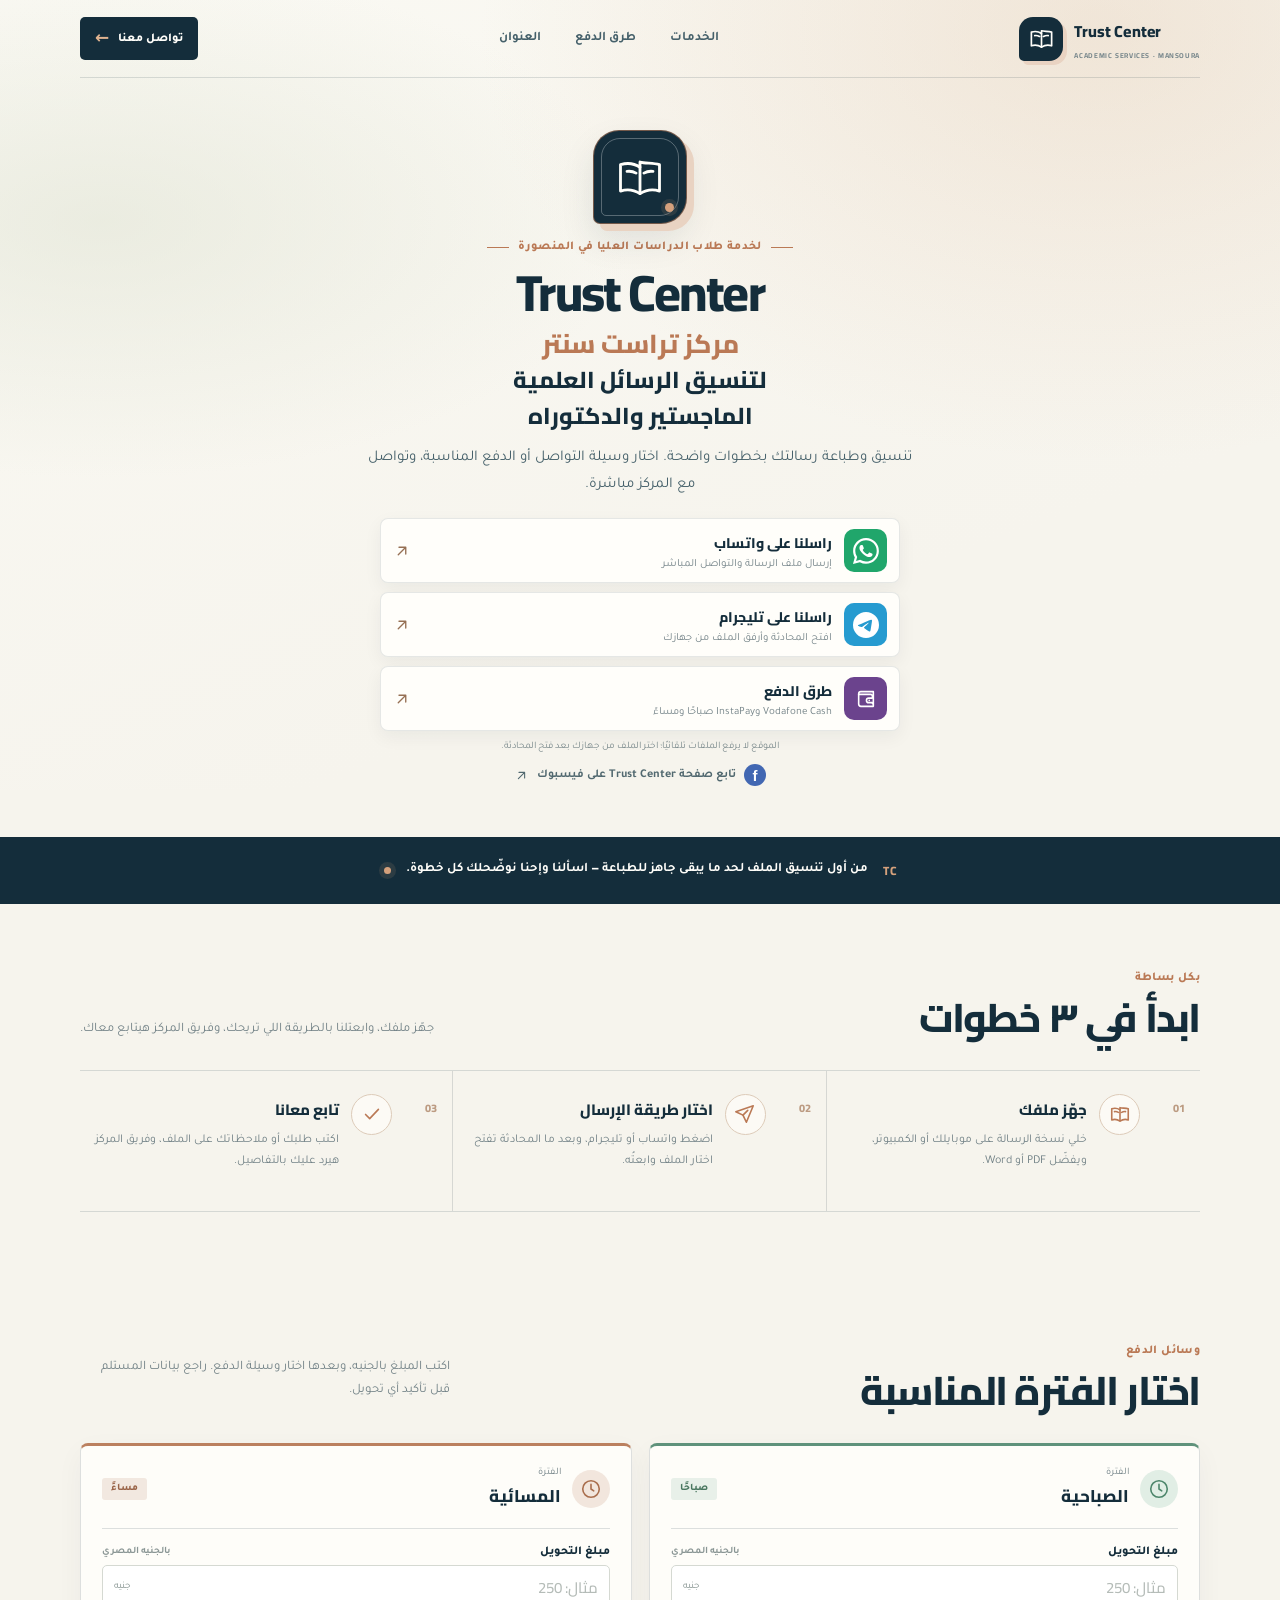
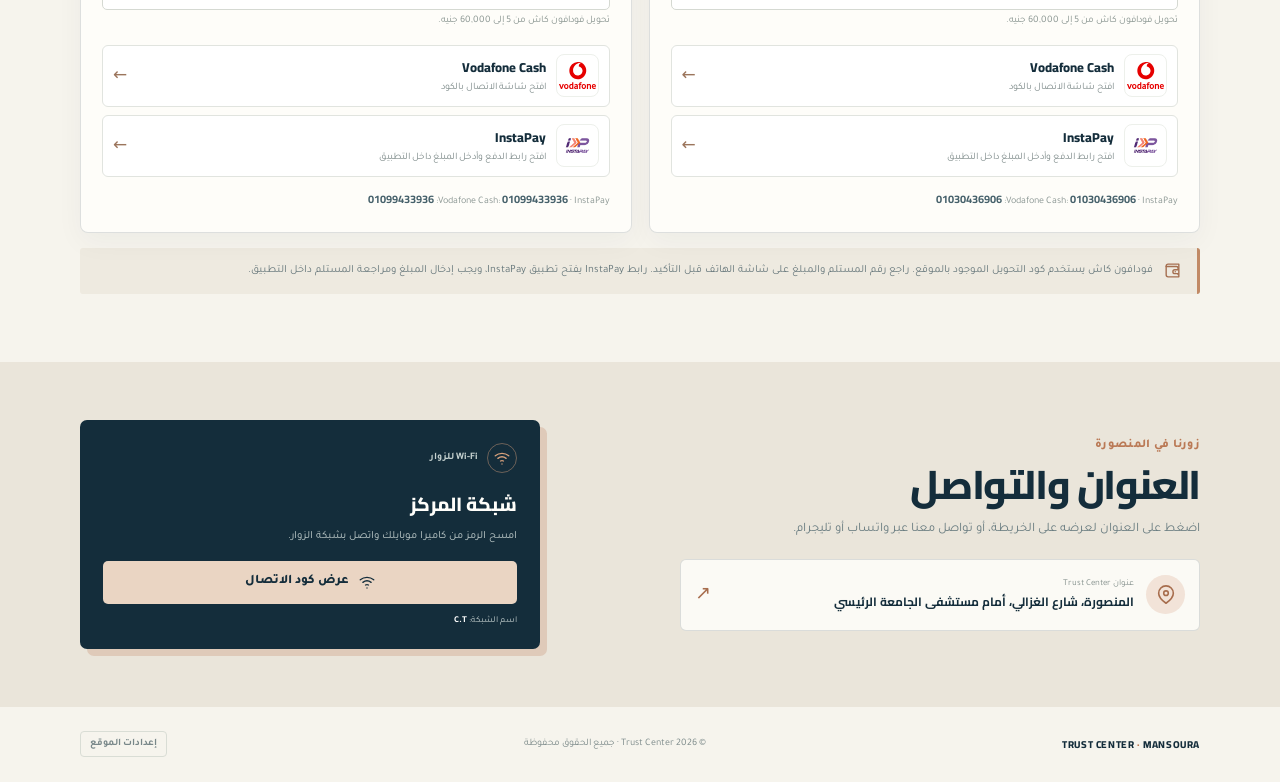
<file: index.html>
<!doctype html>
<html lang="ar" dir="rtl">
<head>
  <meta charset="utf-8">
  <meta name="viewport" content="width=device-width, initial-scale=1, viewport-fit=cover">
  <meta name="theme-color" content="#142d3b">
  <meta name="description" content="Trust Center — مركز تراست سنتر لتنسيق وطباعة الرسائل العلمية والماجستير والدكتوراه في المنصورة.">
  <meta property="og:title" content="Trust Center | مركز تراست سنتر">
  <meta property="og:description" content="تنسيق وطباعة الرسائل العلمية والماجستير والدكتوراه في المنصورة. تواصل معنا واختر طريقة الدفع المناسبة.">
  <meta property="og:type" content="website">
  <title>Trust Center | مركز تراست سنتر لتنسيق الرسائل العلمية</title>
  <link rel="icon" type="image/svg+xml" href="assets/trust-center.svg">
  <link rel="preconnect" href="https://fonts.googleapis.com">
  <link rel="preconnect" href="https://fonts.gstatic.com" crossorigin>
  <link href="https://fonts.googleapis.com/css2?family=Cairo:wght@400;500;600;700;800&family=Tajawal:wght@400;500;600;700;800&display=swap" rel="stylesheet">
  <link rel="stylesheet" href="style.css">
</head>
<body>
  <svg class="svg-library" aria-hidden="true" xmlns="http://www.w3.org/2000/svg">
    <symbol id="icon-book" viewBox="0 0 24 24"><path d="M12 7.5C9.5 5.8 6 5.4 3 6.3v12.2c3.2-1.1 6.4-.5 9 1.2 2.6-1.7 5.8-2.3 9-1.2V6.3c-3-.9-6.5-.5-9-1.2Z"/><path d="M12 7.5v12.2M6 9.4c1.5-.2 3 .1 4.2.8M18 9.4c-1.5-.2-3 .1-4.2.8"/></symbol>
    <symbol id="icon-arrow" viewBox="0 0 24 24"><path d="M7 17 17 7M8 7h9v9"/></symbol>
    <symbol id="icon-location" viewBox="0 0 24 24"><path d="M20 10c0 5.2-8 11-8 11S4 15.2 4 10a8 8 0 1 1 16 0Z"/><circle cx="12" cy="10" r="2.5"/></symbol>
    <symbol id="icon-wifi" viewBox="0 0 24 24"><path d="M3 9a14 14 0 0 1 18 0M6.5 12.5a9 9 0 0 1 11 0M10 16a4 4 0 0 1 4 0M12 20h.01"/></symbol>
    <symbol id="icon-wallet" viewBox="0 0 24 24"><path d="M4 6.5A2.5 2.5 0 0 1 6.5 4H20v16H6.5A2.5 2.5 0 0 1 4 17.5v-11Z"/><path d="M4 7h13a2 2 0 0 1 2 2v2h-4a2.5 2.5 0 0 0 0 5h4v1M15.5 13.5h.01"/></symbol>
    <symbol id="icon-check" viewBox="0 0 24 24"><path d="m5 12.5 4.5 4.5L19 7"/></symbol>
    <symbol id="icon-clock" viewBox="0 0 24 24"><circle cx="12" cy="12" r="9"/><path d="M12 7v5l3 2"/></symbol>
    <symbol id="icon-send" viewBox="0 0 24 24"><path d="m21 3-7.5 18-3.7-7.8L2 9.5 21 3Z"/><path d="M9.8 13.2 15 8"/></symbol>
    <symbol id="icon-instapay" viewBox="0 0 24 24"><path d="M7 7h11l-3-3M17 17H6l3 3"/><path d="M18 7a7 7 0 0 1 0 10M6 17A7 7 0 0 1 6 7"/></symbol>
  </svg>

  <div class="page-wrap" id="top">
    <header class="topbar container">
      <a class="brand" href="#top" aria-label="Trust Center - الرئيسية">
        <span class="brand-mark"><svg aria-hidden="true"><use href="#icon-book"></use></svg></span>
        <span class="brand-name"><strong>Trust Center</strong><small>ACADEMIC SERVICES · MANSOURA</small></span>
      </a>
      <nav class="main-nav" aria-label="التنقل الرئيسي">
        <a href="#services">الخدمات</a>
        <a href="#payment">طرق الدفع</a>
        <a href="#contact">العنوان</a>
      </nav>
      <a class="top-cta" href="#whatsapp-link"><span>تواصل معنا</span><span aria-hidden="true">←</span></a>
    </header>

    <main>
      <section class="hero container" aria-labelledby="hero-title">
        <div class="hero-copy">
          <div class="hero-emblem" aria-hidden="true"><svg><use href="#icon-book"></use></svg><span class="emblem-dot"></span></div>
          <p class="eyebrow"><span class="eyebrow-line"></span> لخدمة طلاب الدراسات العليا في المنصورة <span class="eyebrow-line"></span></p>
          <h1 id="hero-title"><span class="hero-brand-en" dir="ltr">Trust Center</span><span class="hero-brand-ar">مركز تراست سنتر</span></h1>
          <p class="hero-subtitle">لتنسيق الرسائل العلمية<br>الماجستير والدكتوراه</p>
          <p class="hero-lead">تنسيق وطباعة رسالتك بخطوات واضحة. اختار وسيلة التواصل أو الدفع المناسبة، وتواصل مع المركز مباشرة.</p>
          <div class="hero-actions" aria-label="روابط التواصل والخدمات">
            <a class="hero-service whatsapp-card" id="whatsapp-link" href="https://wa.me/201557245185" target="_blank" rel="noopener noreferrer" data-service-action>
              <span class="contact-icon whatsapp-icon"><img src="assets/whatsapp.svg" alt="" width="28" height="28"></span>
              <span class="contact-text"><strong>راسلنا على واتساب</strong><small>إرسال ملف الرسالة والتواصل المباشر</small></span>
              <svg class="contact-arrow" aria-hidden="true"><use href="#icon-arrow"></use></svg>
            </a>
            <a class="hero-service telegram-card" id="telegram-link" href="https://t.me/+201030436906" target="_blank" rel="noopener noreferrer" data-service-action>
              <span class="contact-icon telegram-icon"><img src="assets/telegram.svg" alt="" width="28" height="28"></span>
              <span class="contact-text"><strong>راسلنا على تليجرام</strong><small>افتح المحادثة وأرفق الملف من جهازك</small></span>
              <svg class="contact-arrow" aria-hidden="true"><use href="#icon-arrow"></use></svg>
            </a>
            <a class="hero-service payment-shortcut" href="#payment" data-service-action>
              <span class="contact-icon payment-icon"><svg class="icon" aria-hidden="true"><use href="#icon-wallet"></use></svg></span>
              <span class="contact-text"><strong>طرق الدفع</strong><small>Vodafone Cash وInstaPay صباحًا ومساءً</small></span>
              <svg class="contact-arrow" aria-hidden="true"><use href="#icon-arrow"></use></svg>
            </a>
          </div>
          <p class="hero-note">الموقع لا يرفع الملفات تلقائيًا؛ اختر الملف من جهازك بعد فتح المحادثة.</p>
          <a class="social-link" id="facebook-link" href="https://www.facebook.com/trustcentermansoura?rdid=lbHoqqUXk5zdMgPv&amp;share_url=https%3A%2F%2Fwww.facebook.com%2Fshare%2F1ZBpG7rTEk%2F#" target="_blank" rel="noopener noreferrer" data-service-action><span class="facebook-badge" aria-hidden="true">f</span> تابع صفحة Trust Center على فيسبوك <svg class="icon" aria-hidden="true"><use href="#icon-arrow"></use></svg></a>
        </div>
      </section>

      <section class="intro-strip" aria-label="تعريف بالمركز">
        <div class="container intro-inner"><span class="intro-mark">TC</span><p>من أول تنسيق الملف لحد ما يبقى جاهز للطباعة — اسألنا وإحنا نوضّحلك كل خطوة.</p><span class="intro-dot" aria-hidden="true"></span></div>
      </section>

      <section class="section container" id="services" aria-labelledby="services-title">
        <div class="section-heading">
          <div><p class="section-kicker">بكل بساطة</p><h2 id="services-title">ابدأ في ٣ خطوات</h2></div>
          <p class="section-note">جهّز ملفك، وابعتلنا بالطريقة اللي تريحك، وفريق المركز هيتابع معاك.</p>
        </div>
        <div class="steps-list">
          <article class="step-item"><span class="step-no">01</span><div class="step-icon"><svg class="icon" aria-hidden="true"><use href="#icon-book"></use></svg></div><div><h3>جهّز ملفك</h3><p>خلي نسخة الرسالة على موبايلك أو الكمبيوتر، ويفضّل PDF أو Word.</p></div></article>
          <article class="step-item"><span class="step-no">02</span><div class="step-icon"><svg class="icon" aria-hidden="true"><use href="#icon-send"></use></svg></div><div><h3>اختار طريقة الإرسال</h3><p>اضغط واتساب أو تليجرام، وبعد ما المحادثة تفتح اختار الملف وابعتُه.</p></div></article>
          <article class="step-item"><span class="step-no">03</span><div class="step-icon"><svg class="icon" aria-hidden="true"><use href="#icon-check"></use></svg></div><div><h3>تابع معانا</h3><p>اكتب طلبك أو ملاحظاتك على الملف، وفريق المركز هيرد عليك بالتفاصيل.</p></div></article>
        </div>
      </section>

      <section class="section payment-section container" id="payment" aria-labelledby="payment-title">
        <div class="section-heading payment-heading">
          <div><p class="section-kicker">وسائل الدفع</p><h2 id="payment-title">اختار الفترة المناسبة</h2></div>
          <p class="section-note">اكتب المبلغ بالجنيه، وبعدها اختار وسيلة الدفع. راجع بيانات المستلم قبل تأكيد أي تحويل.</p>
        </div>
        <div class="payment-grid">
          <article class="payment-card morning-card">
            <div class="period-heading"><span class="period-icon"><svg class="icon" aria-hidden="true"><use href="#icon-clock"></use></svg></span><span><small>الفترة</small><strong>الصباحية</strong></span><span class="period-tag">صباحًا</span></div>
            <label class="amount-label" for="amount-morning">مبلغ التحويل <span>بالجنيه المصري</span></label>
            <div class="amount-field"><input id="amount-morning" class="amount-input" type="text" inputmode="numeric" autocomplete="off" maxlength="5" placeholder="مثال: 250" aria-describedby="amount-hint-morning"><span>جنيه</span></div>
            <p class="amount-hint" id="amount-hint-morning">تحويل فودافون كاش من 5 إلى 60,000 جنيه.</p>
            <div class="payment-actions">
              <button class="pay-option pay-vodafone" type="button" data-provider="vodafone" data-period="morning" data-service-action><span class="provider-logo vodafone-logo"><img src="assets/vodafone-logo.svg" alt="" width="38" height="30"></span><span><strong>Vodafone Cash</strong><small>افتح شاشة الاتصال بالكود</small></span><span class="option-arrow" aria-hidden="true">←</span></button>
              <button class="pay-option pay-instapay" type="button" data-provider="instapay" data-period="morning" data-service-action><span class="provider-logo ip-logo"><img src="assets/instapay-logo.png" alt="" width="38" height="38"></span><span><strong>InstaPay</strong><small>افتح رابط الدفع وأدخل المبلغ داخل التطبيق</small></span><span class="option-arrow" aria-hidden="true">←</span></button>
            </div>
            <p class="recipient-line"><span>Vodafone Cash:</span> <b data-recipient="morning-cash">01030436906</b><span class="recipient-sep"> · InstaPay: </span><b data-recipient="morning-instapay">01030436906</b></p>
          </article>
          <article class="payment-card evening-card">
            <div class="period-heading"><span class="period-icon evening-icon"><svg class="icon" aria-hidden="true"><use href="#icon-clock"></use></svg></span><span><small>الفترة</small><strong>المسائية</strong></span><span class="period-tag evening-tag">مساءً</span></div>
            <label class="amount-label" for="amount-evening">مبلغ التحويل <span>بالجنيه المصري</span></label>
            <div class="amount-field"><input id="amount-evening" class="amount-input" type="text" inputmode="numeric" autocomplete="off" maxlength="5" placeholder="مثال: 250" aria-describedby="amount-hint-evening"><span>جنيه</span></div>
            <p class="amount-hint" id="amount-hint-evening">تحويل فودافون كاش من 5 إلى 60,000 جنيه.</p>
            <div class="payment-actions">
              <button class="pay-option pay-vodafone" type="button" data-provider="vodafone" data-period="evening" data-service-action><span class="provider-logo vodafone-logo"><img src="assets/vodafone-logo.svg" alt="" width="38" height="30"></span><span><strong>Vodafone Cash</strong><small>افتح شاشة الاتصال بالكود</small></span><span class="option-arrow" aria-hidden="true">←</span></button>
              <button class="pay-option pay-instapay" type="button" data-provider="instapay" data-period="evening" data-service-action><span class="provider-logo ip-logo"><img src="assets/instapay-logo.png" alt="" width="38" height="38"></span><span><strong>InstaPay</strong><small>افتح رابط الدفع وأدخل المبلغ داخل التطبيق</small></span><span class="option-arrow" aria-hidden="true">←</span></button>
            </div>
            <p class="recipient-line"><span>Vodafone Cash:</span> <b data-recipient="evening-cash">01099433936</b><span class="recipient-sep"> · InstaPay: </span><b data-recipient="evening-instapay">01099433936</b></p>
          </article>
        </div>
        <div class="payment-disclaimer"><svg class="icon" aria-hidden="true"><use href="#icon-wallet"></use></svg><p>فودافون كاش يستخدم كود التحويل الموجود بالموقع. راجع رقم المستلم والمبلغ على شاشة الهاتف قبل التأكيد. رابط InstaPay يفتح تطبيق InstaPay، ويجب إدخال المبلغ ومراجعة المستلم داخل التطبيق.</p></div>
      </section>

      <section class="connect-section" id="contact" aria-labelledby="connect-title">
        <div class="container connect-grid">
          <div class="connect-copy"><p class="section-kicker">زورنا في المنصورة</p><h2 id="connect-title">العنوان والتواصل</h2><p>اضغط على العنوان لعرضه على الخريطة، أو تواصل معنا عبر واتساب أو تليجرام.</p><a class="address-card" id="map-link" href="https://www.google.com/maps/search/?api=1&amp;query=%D8%A7%D9%84%D9%85%D9%86%D8%B5%D9%88%D8%B1%D8%A9%20%D8%B4%D8%A7%D8%B1%D8%B9%20%D8%A7%D9%84%D8%BA%D8%B2%D8%A7%D9%84%D9%8A%20%D8%A3%D9%85%D8%A7%D9%85%20%D9%85%D8%B3%D8%AA%D8%B4%D9%81%D9%89%20%D8%A7%D9%84%D8%AC%D8%A7%D9%85%D8%B9%D8%A9%20%D8%A7%D9%84%D8%B1%D8%A6%D9%8A%D8%B3%D9%8A" target="_blank" rel="noopener noreferrer" data-service-action><span class="address-icon"><svg class="icon" aria-hidden="true"><use href="#icon-location"></use></svg></span><span><small>عنوان Trust Center</small><strong id="address-text">المنصورة، شارع الغزالي، أمام مستشفى الجامعة الرئيسي</strong></span><span class="map-arrow" aria-hidden="true">↗</span></a></div>
          <div class="wifi-card"><div class="wifi-card-top"><span class="wifi-icon"><svg class="icon" aria-hidden="true"><use href="#icon-wifi"></use></svg></span><span class="wifi-label">Wi-Fi للزوار</span></div><h3>شبكة المركز</h3><p>امسح الرمز من كاميرا موبايلك واتصل بشبكة الزوار.</p><button class="button wifi-button" id="show-wifi" type="button" data-service-action><svg class="icon" aria-hidden="true"><use href="#icon-wifi"></use></svg> عرض كود الاتصال</button><small class="wifi-name-line">اسم الشبكة: <b id="wifi-name">C.T</b></small></div>
        </div>
      </section>
    </main>

    <footer class="site-footer container"><a class="footer-brand" href="#top">TRUST CENTER <span>·</span> MANSOURA</a><p>© <span id="current-year">2026</span> Trust Center · جميع الحقوق محفوظة</p><a class="settings-shortcut" href="settings.html">إعدادات الموقع</a></footer>
  </div>

  <dialog class="wifi-modal" id="wifi-modal" aria-labelledby="wifi-modal-title">
    <div class="modal-card"><button class="modal-close" id="close-wifi" type="button" aria-label="إغلاق">×</button><span class="modal-kicker">شبكة الزوار</span><h2 id="wifi-modal-title">امسح الكود للاتصال</h2><p class="modal-description">وجّه كاميرا الموبايل للرمز، وبعدها وافق على الاتصال بالشبكة.</p><div class="wifi-qr-frame"><div id="wifi-qr" aria-label="رمز QR لشبكة Wi-Fi"></div></div><p class="wifi-modal-ssid">اسم الشبكة: <strong id="wifi-modal-ssid">C.T</strong></p><div class="modal-actions"><a class="button button-primary" href="intent:#Intent;action=android.settings.WIFI_SETTINGS;end" id="open-wifi-settings">فتح إعدادات Wi-Fi</a><button class="button button-quiet" id="close-wifi-secondary" type="button">تمام</button></div><small class="modal-footnote">يختلف الاتصال التلقائي حسب نوع الهاتف وإصدار النظام.</small></div>
  </dialog>
  <div class="toast" id="site-toast" role="status" aria-live="polite"></div>

  <script src="qrcode.js" defer></script>
  <script src="app.js" defer></script>
</body>
</html>
</file>
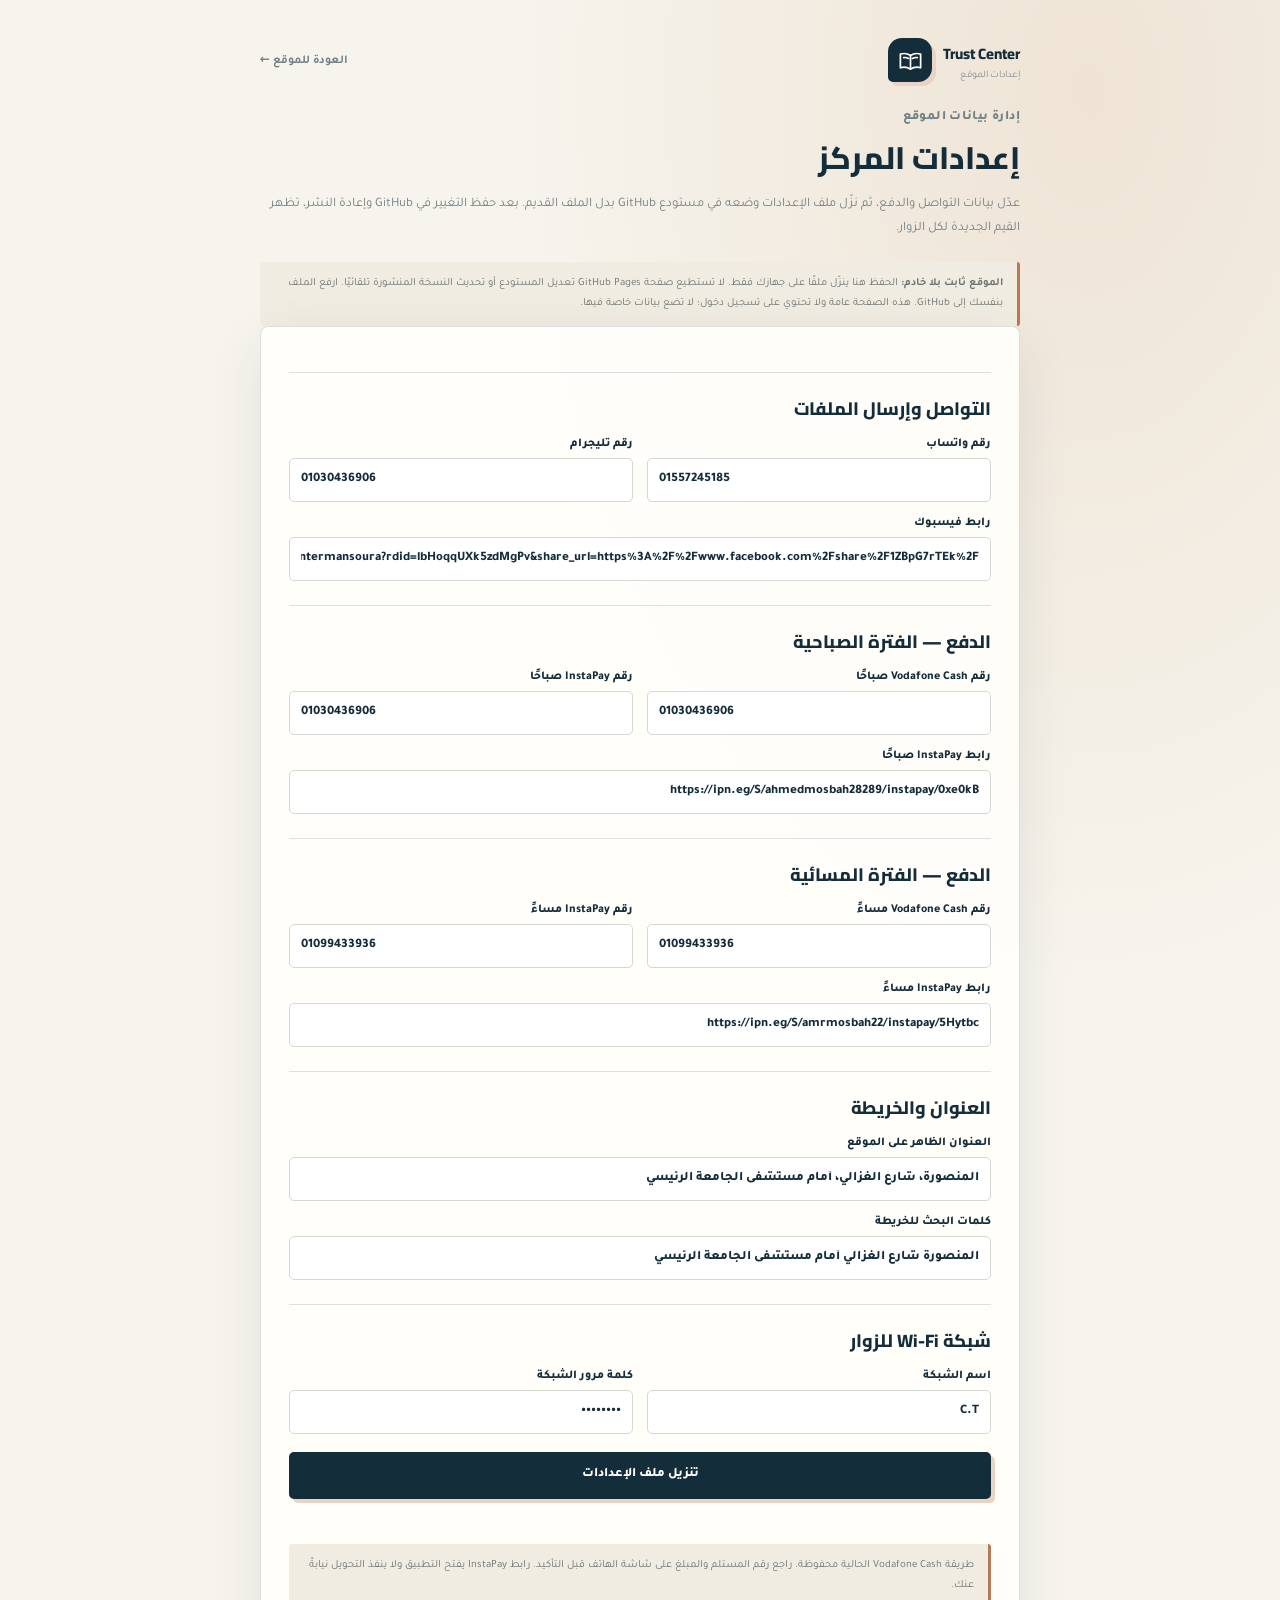
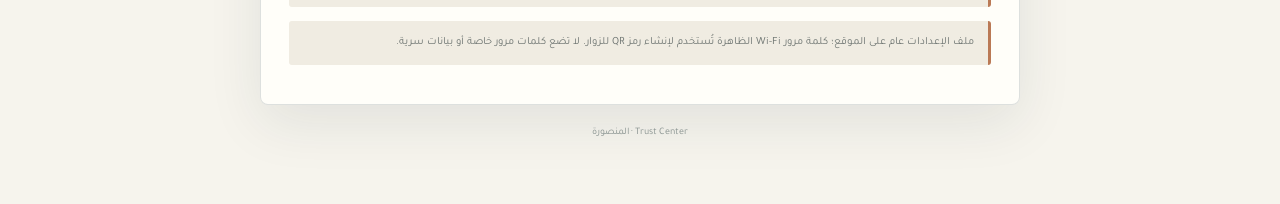
<file: settings.html>
<!doctype html>
<html lang="ar" dir="rtl">
<head>
  <meta charset="utf-8">
  <meta name="viewport" content="width=device-width, initial-scale=1, viewport-fit=cover">
  <meta name="theme-color" content="#142d3b">
  <meta name="robots" content="noindex,nofollow">
  <title>إعدادات Trust Center</title>
  <link rel="icon" type="image/svg+xml" href="assets/trust-center.svg">
  <link rel="preconnect" href="https://fonts.googleapis.com">
  <link rel="preconnect" href="https://fonts.gstatic.com" crossorigin>
  <link href="https://fonts.googleapis.com/css2?family=Cairo:wght@400;500;600;700;800&family=Tajawal:wght@400;500;600;700;800&display=swap" rel="stylesheet">
  <link rel="stylesheet" href="style.css">
</head>
<body class="settings-page">
  <main class="settings-main">
    <div class="settings-top">
      <a class="settings-brand" href="index.html" aria-label="العودة إلى Trust Center"><span class="brand-mark"><svg aria-hidden="true"><use href="#icon-book"></use></svg></span><span><strong>Trust Center</strong><small>إعدادات الموقع</small></span></a>
      <a class="settings-back" href="index.html">العودة للموقع <span aria-hidden="true">←</span></a>
    </div>
    <header class="settings-heading">
      <p class="section-kicker">إدارة بيانات الموقع</p>
      <h1>إعدادات المركز</h1>
      <p>عدّل بيانات التواصل والدفع، ثم نزّل ملف الإعدادات وضعه في مستودع GitHub بدل الملف القديم. بعد حفظ التغيير في GitHub وإعادة النشر، تظهر القيم الجديدة لكل الزوار.</p>
    </header>
    <section class="settings-notice" aria-label="تنبيه مهم"><strong>الموقع ثابت بلا خادم:</strong> الحفظ هنا ينزّل ملفًا على جهازك فقط. لا تستطيع صفحة GitHub Pages تعديل المستودع أو تحديث النسخة المنشورة تلقائيًا. ارفع الملف بنفسك إلى GitHub. هذه الصفحة عامة ولا تحتوي على تسجيل دخول؛ لا تضع بيانات خاصة فيها.</section>
    <form class="settings-panel" id="settings-panel">
      <h2>التواصل وإرسال الملفات</h2>
      <div class="settings-grid">
        <label class="form-label">رقم واتساب<input class="form-control" name="whatsapp" type="tel" inputmode="tel" autocomplete="tel" required></label>
        <label class="form-label">رقم تليجرام<input class="form-control" name="telegram" type="tel" inputmode="tel" required></label>
        <label class="form-label full-width">رابط فيسبوك<input class="form-control" name="facebookUrl" type="url" inputmode="url" placeholder="https://www.facebook.com/..."></label>
      </div>
      <h2>الدفع — الفترة الصباحية</h2>
      <div class="settings-grid">
        <label class="form-label">رقم Vodafone Cash صباحًا<input class="form-control" name="morningCash" type="tel" inputmode="tel" required></label>
        <label class="form-label">رقم InstaPay صباحًا<input class="form-control" name="morningInstapay" type="tel" inputmode="tel" required></label>
        <label class="form-label full-width">رابط InstaPay صباحًا<input class="form-control" name="morningInstapayLink" type="url" inputmode="url" placeholder="https://ipn.eg/S/..." required></label>
      </div>
      <h2>الدفع — الفترة المسائية</h2>
      <div class="settings-grid">
        <label class="form-label">رقم Vodafone Cash مساءً<input class="form-control" name="eveningCash" type="tel" inputmode="tel" required></label>
        <label class="form-label">رقم InstaPay مساءً<input class="form-control" name="eveningInstapay" type="tel" inputmode="tel" required></label>
        <label class="form-label full-width">رابط InstaPay مساءً<input class="form-control" name="eveningInstapayLink" type="url" inputmode="url" placeholder="https://ipn.eg/S/..." required></label>
      </div>
      <h2>العنوان والخريطة</h2>
      <div class="settings-grid">
        <label class="form-label full-width">العنوان الظاهر على الموقع<input class="form-control" name="address" type="text" required></label>
        <label class="form-label full-width">كلمات البحث للخريطة<input class="form-control" name="mapQuery" type="text" required></label>
      </div>
      <h2>شبكة Wi-Fi للزوار</h2>
      <div class="settings-grid">
        <label class="form-label">اسم الشبكة<input class="form-control" name="wifiSSID" type="text" autocomplete="off" required></label>
        <label class="form-label">كلمة مرور الشبكة<input class="form-control" name="wifiPassword" type="password" autocomplete="new-password" required></label>
      </div>
      <div class="settings-actions"><button class="button button-primary" id="download-settings" type="submit">تنزيل ملف الإعدادات</button></div>
      <p class="settings-status" id="settings-status" role="status" aria-live="polite"></p>
      <p class="settings-notice">طريقة Vodafone Cash الحالية محفوظة. راجع رقم المستلم والمبلغ على شاشة الهاتف قبل التأكيد. رابط InstaPay يفتح التطبيق ولا ينفذ التحويل نيابةً عنك.</p>
      <p class="settings-notice">ملف الإعدادات عام على الموقع؛ كلمة مرور Wi-Fi الظاهرة تُستخدم لإنشاء رمز QR للزوار. لا تضع كلمات مرور خاصة أو بيانات سرية.</p>
    </form>
    <p class="settings-footer">Trust Center · المنصورة</p>
  </main>
  <svg class="svg-library" aria-hidden="true" xmlns="http://www.w3.org/2000/svg"><symbol id="icon-book" viewBox="0 0 24 24"><path d="M12 7.5C9.5 5.8 6 5.4 3 6.3v12.2c3.2-1.1 6.4-.5 9 1.2 2.6-1.7 5.8-2.3 9-1.2V6.3c-3-.9-6.5-.5-9 1.2Z"/><path d="M12 7.5v12.2M6 9.4c1.5-.2 3 .1 4.2.8M18 9.4c-1.5-.2-3 .1-4.2.8"/></symbol></svg>
  <script src="settings.js" defer></script>
</body>
</html>
</file>
<file: style.css>
:root {
  color-scheme: light;
  --ink: #142d3b;
  --ink-soft: #45606a;
  --paper: #f6f4ed;
  --white: #fffefa;
  --copper: #ba7955;
  --copper-light: #e9d3c2;
  --green: #138565;
  --red: #d92737;
  --violet: #6b438d;
  --line: rgba(20,45,59,.14);
  --shadow: 0 18px 55px rgba(20,45,59,.09);
  font-family: 'Tajawal','Cairo',system-ui,sans-serif;
  font-synthesis: none;
  text-rendering: optimizeLegibility;
}
* { box-sizing: border-box; }
html { scroll-behavior: smooth; scroll-padding-top: 82px; }
body { min-width: 320px; margin: 0; color: var(--ink); background: var(--paper); }
button,input { font: inherit; }
a { color: inherit; text-decoration: none; }
button,a { -webkit-tap-highlight-color: transparent; }
button { color: inherit; }
.svg-library { position: absolute; width: 0; height: 0; overflow: hidden; }
.icon { width: 22px; height: 22px; flex: 0 0 auto; fill: none; stroke: currentColor; stroke-width: 1.75; stroke-linecap: round; stroke-linejoin: round; }
.container { width: min(1120px,calc(100% - 42px)); margin-inline: auto; }
.page-wrap { position: relative; isolation: isolate; overflow: hidden; }
.page-wrap::before { position: absolute; z-index: -1; inset: 0 0 auto; height: 790px; content: ''; pointer-events: none; background: radial-gradient(ellipse at 86% 4%,rgba(223,192,162,.32),transparent 40%),radial-gradient(ellipse at 8% 28%,rgba(226,229,214,.62),transparent 32%),linear-gradient(160deg,#faf9f3,#f6f4ed 72%); }
.topbar { min-height: 78px; display: flex; align-items: center; justify-content: space-between; gap: 20px; border-bottom: 1px solid var(--line); }
.brand { display: inline-flex; align-items: center; gap: 11px; direction: ltr; }
.brand-mark { width: 44px; height: 44px; display: grid; place-items: center; color: var(--white); border-radius: 14px 14px 14px 5px; background: var(--ink); box-shadow: 4px 4px 0 var(--copper-light); }
.brand-mark svg { width: 27px; height: 27px; fill: none; stroke: currentColor; stroke-width: 1.5; stroke-linecap: round; stroke-linejoin: round; }
.brand-name { display: grid; gap: 3px; text-align: left; }
.brand-name strong { font: 800 16px 'Cairo',sans-serif; letter-spacing: .01em; }
.brand-name small { color: #75858a; font: 700 7px 'Cairo',sans-serif; letter-spacing: .09em; }
.main-nav { display: flex; align-items: center; gap: clamp(16px,3vw,34px); color: var(--ink-soft); font-size: 13px; font-weight: 700; }
.main-nav a { position: relative; padding-block: 8px; }
.main-nav a::after { position: absolute; right: 0; bottom: 1px; width: 0; height: 1px; content: ''; background: var(--copper); transition: width .2s; }
.main-nav a:hover::after { width: 100%; }
.top-cta { min-height: 43px; display: inline-flex; align-items: center; justify-content: center; gap: 9px; padding: 0 15px; color: var(--white); border-radius: 5px; background: var(--ink); font-size: 12px; font-weight: 800; transition: transform .18s,background .18s; }
.top-cta:hover { transform: translateY(-2px); background: #1c3f52; }
.top-cta span:last-child { color: #e1b491; font-size: 17px; }
.hero { padding-block: clamp(30px,5vw,52px) 48px; }
.hero-copy { max-width: 670px; margin-inline: auto; text-align: center; animation: fade-up .55s both; }
.hero-emblem { position: relative; width: 94px; height: 94px; display: grid; place-items: center; margin: 0 auto 16px; color: var(--white); border: 1px solid rgba(186,121,85,.58); border-radius: 26px 26px 26px 7px; background: var(--ink); box-shadow: 7px 7px 0 var(--copper-light),0 16px 34px rgba(20,45,59,.1); }
.hero-emblem::before { position: absolute; inset: 7px; content: ''; border: 1px solid rgba(255,255,255,.29); border-radius: 19px 19px 19px 5px; }
.hero-emblem svg { position: relative; z-index: 1; width: 52px; height: 52px; fill: none; stroke: currentColor; stroke-width: 1.3; stroke-linecap: round; stroke-linejoin: round; }
.emblem-dot { position: absolute; right: 12px; bottom: 11px; width: 9px; height: 9px; border-radius: 50%; background: #d6a17d; box-shadow: 0 0 0 4px rgba(214,161,125,.13); }
.eyebrow,.section-kicker,.modal-kicker { margin: 0; color: var(--copper); font-size: 12px; font-weight: 800; letter-spacing: .03em; }
.hero .eyebrow { display: flex; align-items: center; justify-content: center; gap: 9px; }
.eyebrow-line { width: 22px; height: 1px; background: var(--copper); }
.hero h1 { display: grid; justify-items: center; gap: 2px; margin: 10px 0 0; line-height: 1.2; }
.hero-brand-en { color: var(--ink); font: 800 clamp(34px,5vw,51px)/1.15 'Cairo',sans-serif; letter-spacing: -.035em; }
.hero-brand-ar { color: var(--copper); font: 800 clamp(20px,3vw,26px)/1.45 'Cairo',sans-serif; }
.hero-subtitle { margin: 0; color: var(--ink); font: 800 clamp(18px,2.7vw,23px)/1.55 'Cairo',sans-serif; }
.hero-lead { max-width: 560px; margin: 10px auto 0; color: var(--ink-soft); font-size: 15px; line-height: 1.85; }
.hero-actions { width: min(100%,520px); display: grid; gap: 9px; margin: 19px auto 0; }
.hero-service { min-height: 65px; display: flex; align-items: center; gap: 12px; padding: 9px 12px; text-align: right; border: 1px solid rgba(20,45,59,.11); border-radius: 8px; background: var(--white); box-shadow: 0 6px 18px rgba(20,45,59,.055); transition: transform .18s,border-color .18s,box-shadow .18s; }
.hero-service:hover { transform: translateY(-2px); border-color: rgba(20,45,59,.29); box-shadow: 0 10px 23px rgba(20,45,59,.1); }
.contact-icon { width: 43px; height: 43px; flex: 0 0 auto; display: grid; place-items: center; color: #fff; border-radius: 10px; }
.whatsapp-icon { background: #20a66b; }
.telegram-icon { background: #269bd0; }
.payment-icon { background: var(--violet); }
.contact-icon img { display: block; width: 26px; height: 26px; filter: brightness(0) invert(1); }
.hero-service .contact-text { flex: 1; display: grid; gap: 2px; text-align: right; }
.hero-service .contact-text strong { color: var(--ink); font: 800 14px 'Cairo',sans-serif; }
.hero-service .contact-text small { color: #748388; font-size: 11px; }
.contact-arrow { width: 18px; height: 18px; flex: 0 0 auto; fill: none; stroke: #967054; stroke-width: 1.8; stroke-linecap: round; stroke-linejoin: round; }
.hero-note { margin: 10px 0 0; color: #78878a; font-size: 10px; }
.social-link { display: inline-flex; align-items: center; justify-content: center; gap: 8px; margin-top: 11px; color: #526970; font-size: 12px; font-weight: 700; }
.social-link .icon { width: 15px; height: 15px; }
.facebook-badge { width: 22px; height: 22px; display: grid; place-items: center; color: white; border-radius: 50%; background: #4267b2; font: 800 15px Arial,sans-serif; }
.intro-strip { color: var(--white); background: var(--ink); }
.intro-inner { min-height: 67px; display: flex; align-items: center; justify-content: center; gap: 15px; }
.intro-mark { color: #d5a17c; font: 800 12px 'Cairo',sans-serif; letter-spacing: .08em; }
.intro-inner p { margin: 0; font-size: 13px; font-weight: 600; }
.intro-dot { width: 7px; height: 7px; border-radius: 50%; background: #d5a17c; box-shadow: 0 0 0 5px rgba(213,161,124,.12); }
.section { padding-block: 67px 70px; }
.section-heading { display: flex; align-items: end; justify-content: space-between; gap: 22px; margin-bottom: 25px; }
.section-kicker { margin-bottom: 6px; }
.section-heading h2,.connect-copy h2 { margin: 0; font: 800 clamp(29px,4vw,40px)/1.35 'Cairo','Tajawal',sans-serif; letter-spacing: -.035em; }
.section-note { max-width: 370px; margin: 0 0 3px; color: #718186; font-size: 13px; line-height: 1.8; }
.steps-list { display: grid; grid-template-columns: repeat(3,1fr); border-block: 1px solid var(--line); }
.step-item { min-height: 140px; display: grid; grid-template-columns: 34px 42px 1fr; align-items: start; gap: 11px; padding: 23px 15px; }
.step-item + .step-item { border-right: 1px solid var(--line); }
.step-no { padding-top: 4px; color: #bc9b82; font: 800 11px 'Cairo',sans-serif; }
.step-icon { width: 41px; height: 41px; display: grid; place-items: center; color: var(--copper); border: 1px solid #ddcbb9; border-radius: 50%; background: rgba(255,254,250,.68); }
.step-item h3 { margin: 1px 0 6px; font: 800 15px 'Cairo',sans-serif; }
.step-item p { margin: 0; color: #718186; font-size: 12px; line-height: 1.8; }
.payment-section { padding-block: 62px 68px; }
.payment-heading { align-items: center; }
.payment-grid { display: grid; grid-template-columns: repeat(2,minmax(0,1fr)); gap: 17px; }
.payment-card { min-width: 0; padding: 21px; border: 1px solid var(--line); border-top: 3px solid #5f927b; border-radius: 8px; background: rgba(255,254,250,.9); box-shadow: 0 9px 28px rgba(20,45,59,.045); }
.evening-card { border-top-color: #bb805f; }
.period-heading { display: flex; align-items: center; gap: 11px; padding-bottom: 16px; border-bottom: 1px solid var(--line); }
.period-icon { width: 38px; height: 38px; display: grid; place-items: center; color: #4d866b; border-radius: 50%; background: #e1eee5; }
.evening-icon { color: #a96e4d; background: #f2e6dd; }
.period-heading>span:nth-child(2) { display: grid; gap: 1px; }
.period-heading small { color: #718186; font-size: 10px; }
.period-heading strong { font: 800 17px 'Cairo',sans-serif; }
.period-tag { margin-right: auto; padding: 5px 9px; color: #49765f; border-radius: 3px; background: #e8f0e9; font-size: 10px; font-weight: 800; }
.evening-tag { color: #996347; background: #f2e8e0; }
.amount-label { display: flex; align-items: center; justify-content: space-between; gap: 9px; margin-top: 16px; font-size: 12px; font-weight: 800; }
.amount-label span { color: #8a9695; font-size: 10px; font-weight: 600; }
.amount-field { height: 45px; display: flex; align-items: center; gap: 8px; margin-top: 6px; padding-inline: 11px; border: 1px solid #d5d9d2; border-radius: 5px; background: white; }
.amount-field:focus-within { border-color: var(--copper); box-shadow: 0 0 0 3px rgba(186,121,85,.11); }
.amount-input { width: 100%; height: 100%; padding: 0; color: var(--ink); border: 0; outline: none; background: transparent; font: 700 15px 'Cairo',sans-serif; direction: ltr; text-align: right; }
.amount-input::placeholder { color: #b5bcb8; font-weight: 500; }
.amount-field>span { color: #83918e; white-space: nowrap; font-size: 10px; }
.amount-hint { min-height: 18px; margin: 5px 0 12px; color: #87938f; font-size: 10px; }
.payment-actions { display: grid; gap: 8px; }
.pay-option { width: 100%; min-height: 62px; display: flex; align-items: center; gap: 10px; padding: 8px 10px; text-align: right; border: 1px solid #e1e4df; border-radius: 6px; background: #fff; cursor: pointer; transition: transform .16s,border-color .16s,box-shadow .16s; }
.pay-option:hover { transform: translateY(-2px); border-color: #b6c1bc; box-shadow: 0 6px 15px rgba(20,45,59,.08); }
.provider-logo { width: 43px; height: 43px; flex: 0 0 auto; display: grid; place-items: center; border-radius: 8px; }
.vodafone-logo { border: 1px solid #edf0eb; background: #fff; }
.vodafone-logo img { width: 37px; height: 29px; object-fit: contain; }
.ip-logo { border: 1px solid #edf0eb; background: #fff; }
.ip-logo img { width: 37px; height: 37px; object-fit: contain; }
.pay-option>span:nth-child(2) { flex: 1; display: grid; gap: 2px; }
.pay-option strong { font: 800 13px 'Cairo',sans-serif; }
.pay-option small { color: #7e8b8a; font-size: 10px; line-height: 1.45; }
.option-arrow { color: #9b755c; font-size: 17px; }
.recipient-line { margin: 12px 0 0; color: #889491; font-size: 10px; line-height: 1.8; }
.recipient-line b { color: var(--ink-soft); font: 700 11px 'Cairo',sans-serif; direction: ltr; unicode-bidi: isolate; }
.recipient-sep { white-space: nowrap; }
.payment-disclaimer { display: flex; align-items: start; gap: 10px; margin-top: 15px; padding: 13px 15px; color: #65767a; border-right: 3px solid #c18a66; border-radius: 3px; background: #eeeae0; }
.payment-disclaimer .icon { width: 19px; height: 19px; color: #a56f50; }
.payment-disclaimer p { margin: 0; font-size: 11px; line-height: 1.85; }
.connect-section { padding-block: 58px; background: #eae5da; }
.connect-grid { display: grid; grid-template-columns: 1fr .78fr; align-items: center; gap: clamp(25px,6vw,70px); }
.connect-copy h2 { margin-bottom: 6px; }
.connect-copy>p:not(.section-kicker) { margin: 0 0 17px; color: #697c80; font-size: 13px; line-height: 1.8; }
.address-card { max-width: 520px; min-height: 72px; display: flex; align-items: center; gap: 12px; padding: 12px 14px; border: 1px solid rgba(20,45,59,.14); border-radius: 6px; background: rgba(255,254,250,.82); transition: transform .18s,box-shadow .18s; }
.address-card:hover { transform: translateY(-2px); box-shadow: 0 9px 24px rgba(20,45,59,.1); }
.address-icon { width: 39px; height: 39px; display: grid; place-items: center; flex: 0 0 auto; color: #a76d4d; border-radius: 50%; background: #f2e3d8; }
.address-card>span:nth-child(2) { flex: 1; display: grid; gap: 3px; }
.address-card small { color: #84908c; font-size: 9px; }
.address-card strong { font: 700 12px/1.6 'Cairo',sans-serif; }
.map-arrow { color: #a76d4d; font-size: 19px; }
.wifi-card { padding: 23px; color: var(--white); border-radius: 7px; background: var(--ink); box-shadow: 7px 7px 0 rgba(186,121,85,.25); }
.wifi-card-top { display: flex; align-items: center; gap: 9px; }
.wifi-icon { width: 30px; height: 30px; display: grid; place-items: center; color: #d7a17c; border: 1px solid rgba(215,161,124,.45); border-radius: 50%; }
.wifi-icon .icon { width: 18px; height: 18px; }
.wifi-label { color: #c6d2d0; font-size: 10px; font-weight: 700; }
.wifi-card h3 { margin: 13px 0 5px; font: 800 19px 'Cairo',sans-serif; }
.wifi-card>p { margin: 0; color: #c2cecd; font-size: 11px; line-height: 1.8; }
.button { min-height: 47px; display: inline-flex; align-items: center; justify-content: center; gap: 9px; padding: 0 17px; border: 1px solid transparent; border-radius: 5px; cursor: pointer; font-size: 13px; font-weight: 800; transition: transform .18s,background .18s,box-shadow .18s; }
.button:focus-visible,a:focus-visible,input:focus-visible { outline: 3px solid rgba(186,121,85,.43); outline-offset: 3px; }
.button-primary { color: var(--white); background: var(--ink); box-shadow: 4px 4px 0 var(--copper-light); }
.button-primary:hover { transform: translate(-2px,-2px); background: #1b3e50; box-shadow: 6px 6px 0 var(--copper-light); }
.button-quiet { color: var(--ink); border-color: var(--line); background: rgba(255,254,250,.75); }
.button-quiet:hover { transform: translateY(-2px); background: var(--white); }
.wifi-button { width: 100%; min-height: 43px; margin-top: 14px; color: var(--ink); background: #ead5c3; }
.wifi-button:hover { transform: translateY(-2px); background: #f2e2d3; }
.wifi-button .icon { width: 18px; height: 18px; }
.wifi-name-line { display: block; margin-top: 11px; color: #c4cfce; font-size: 9px; }
.wifi-name-line b { color: white; direction: ltr; unicode-bidi: isolate; }
.site-footer { min-height: 75px; display: flex; align-items: center; justify-content: space-between; gap: 14px; color: #7b8989; font-size: 10px; }
.footer-brand { color: var(--ink); font: 800 10px 'Cairo',sans-serif; letter-spacing: .06em; direction: ltr; }
.footer-brand span { color: var(--copper); }
.site-footer p { margin: 0; }
.settings-shortcut { padding: 6px 9px; color: #788789; border: 1px solid #d9ddd5; border-radius: 4px; font-size: 10px; font-weight: 700; transition: color .18s,border-color .18s; }
.settings-shortcut:hover { color: var(--ink); border-color: var(--copper); }
.wifi-modal { width: min(440px,calc(100% - 28px)); max-width: 440px; max-height: min(92vh,760px); padding: 0; color: var(--ink); border: 0; border-radius: 8px; background: var(--paper); box-shadow: 0 22px 90px rgba(6,19,25,.32); }
.wifi-modal::backdrop { background: rgba(10,27,36,.68); backdrop-filter: blur(3px); }
.modal-card { position: relative; padding: 28px; text-align: center; }
.modal-close { position: absolute; top: 11px; left: 12px; width: 34px; height: 34px; color: #697c80; border: 1px solid var(--line); border-radius: 50%; background: transparent; cursor: pointer; font-size: 22px; }
.modal-kicker { display: block; margin-bottom: 7px; }
.modal-card h2 { margin: 0; font: 800 22px 'Cairo',sans-serif; }
.modal-description { margin: 7px 0 15px; color: #718186; font-size: 12px; line-height: 1.8; }
.wifi-qr-frame { width: 210px; min-height: 210px; display: grid; place-items: center; margin: 0 auto 9px; padding: 13px; border: 1px solid var(--line); border-radius: 5px; background: #fff; }
.wifi-qr-frame svg,.wifi-qr-frame img,.wifi-qr-frame canvas { max-width: 100%; height: auto; }
.wifi-modal-ssid { margin: 9px 0 16px; color: #708083; font-size: 11px; }
.wifi-modal-ssid strong { color: var(--ink); direction: ltr; unicode-bidi: isolate; }
.modal-actions { display: flex; justify-content: center; flex-wrap: wrap; gap: 9px; }
.modal-actions .button { min-height: 41px; padding-inline: 13px; font-size: 11px; }
.modal-footnote { display: block; margin-top: 14px; color: #87938f; font-size: 9px; line-height: 1.7; }
.toast { position: fixed; z-index: 20; right: 50%; bottom: 18px; max-width: min(440px,calc(100% - 28px)); padding: 11px 16px; color: white; border-radius: 5px; background: #173b48; box-shadow: 0 9px 30px rgba(0,0,0,.18); font-size: 12px; font-weight: 700; text-align: center; opacity: 0; pointer-events: none; transform: translate(50%,12px); transition: opacity .2s,transform .2s; }
.toast.is-visible { opacity: 1; transform: translate(50%,0); }
.settings-page { min-height: 100vh; background: radial-gradient(ellipse at 85% 5%,rgba(223,192,162,.32),transparent 37%),var(--paper); }
.settings-main { width: min(760px,calc(100% - 32px)); margin: 0 auto; padding: 38px 0 55px; }
.settings-top { display: flex; align-items: center; justify-content: space-between; gap: 18px; margin-bottom: 24px; }
.settings-brand { display: inline-flex; align-items: center; gap: 11px; direction: ltr; }
.settings-brand>span:last-child { display: grid; gap: 2px; }
.settings-brand strong { font: 800 15px 'Cairo',sans-serif; }
.settings-brand small { color: #82908f; font-size: 10px; direction: rtl; }
.settings-back { color: #738186; font-size: 12px; font-weight: 700; }
.settings-back:hover { color: var(--ink); }
.settings-heading { margin-bottom: 22px; }
.settings-heading h1 { margin: 0 0 6px; font: 800 31px 'Cairo',sans-serif; }
.settings-heading p { margin: 0; color: #718186; font-size: 13px; line-height: 1.8; }
.lock-card,.settings-panel { padding: clamp(18px,4vw,28px); border: 1px solid var(--line); border-radius: 8px; background: rgba(255,254,250,.92); box-shadow: var(--shadow); }
.lock-card { max-width: 560px; margin-inline: auto; }
.lock-icon { width: 47px; height: 47px; display: grid; place-items: center; margin-bottom: 10px; color: var(--copper); border-radius: 50%; background: #f2e7dc; }
.lock-card h2 { margin: 0 0 5px; font: 800 20px 'Cairo',sans-serif; }
.lock-card p { margin: 0 0 15px; color: #748286; font-size: 12px; line-height: 1.8; }
.admin-auth-card .button { width: 100%; margin-top: 10px; }
.settings-panel[hidden],.lock-card[hidden] { display: none; }
.settings-panel h2 { margin: 24px 0 12px; padding-top: 19px; border-top: 1px solid var(--line); font: 800 18px 'Cairo',sans-serif; }
.settings-panel h2:first-of-type { margin-top: 17px; }
.settings-grid { display: grid; grid-template-columns: repeat(2,minmax(0,1fr)); gap: 14px; }
.settings-grid .full-width { grid-column: 1/-1; }
.form-label { display: grid; gap: 7px; color: var(--ink); font-size: 12px; font-weight: 800; }
.form-control { width: 100%; min-height: 44px; padding: 8px 11px; color: var(--ink); border: 1px solid #d5d9d2; border-radius: 5px; background: white; outline: none; font-size: 13px; }
.form-control:focus { border-color: var(--copper); box-shadow: 0 0 0 3px rgba(186,121,85,.12); }
.admin-bar { display: flex; align-items: center; justify-content: space-between; gap: 12px; padding-bottom: 12px; color: #64787a; border-bottom: 1px solid var(--line); font-size: 11px; }
.text-button { padding: 7px 9px; color: var(--ink); border: 1px solid var(--line); border-radius: 5px; background: transparent; cursor: pointer; font-size: 11px; }
.settings-actions { display: grid; grid-template-columns: 1fr; gap: 10px; margin-top: 18px; }
.settings-status { min-height: 21px; margin: 10px 0 0; color: var(--green); font-size: 12px; font-weight: 700; }
.settings-status.is-error { color: #b3323f; }
.settings-notice { margin-top: 14px; padding: 12px 14px; color: #6d7471; border-right: 3px solid var(--copper); border-radius: 3px; background: #f0ece2; font-size: 11px; line-height: 1.8; }
.settings-footer { margin-top: 22px; color: #899390; font-size: 10px; text-align: center; }
@keyframes fade-up { from { opacity: 0; transform: translateY(11px); } to { opacity: 1; transform: translateY(0); } }
@media (max-width: 800px) {
  .container { width: min(100% - 34px,680px); }
  .topbar { min-height: 70px; gap: 13px; }
  .main-nav { gap: 14px; font-size: 11px; }
  .section { padding-block: 52px; }
  .step-item { grid-template-columns: 28px 38px 1fr; gap: 9px; padding-inline: 11px; }
  .connect-grid { grid-template-columns: 1fr .84fr; gap: 24px; }
}
@media (max-width: 600px) {
  html { scroll-padding-top: 67px; }
  .container { width: calc(100% - 30px); }
  .topbar { min-height: 64px; gap: 8px; }
  .brand { gap: 0; }
  .brand-mark { display: none; }
  .brand-name strong { font-size: 14px; letter-spacing: 0; }
  .brand-name small,.main-nav { display: none; }
  .top-cta { min-height: 39px; padding-inline: 10px; gap: 7px; font-size: 10px; }
  .hero { padding-block: 24px 31px; }
  .hero-emblem { width: 76px; height: 76px; margin-bottom: 13px; border-radius: 21px 21px 21px 6px; }
  .hero-emblem::before { inset: 6px; border-radius: 16px 16px 16px 4px; }
  .hero-emblem svg { width: 42px; height: 42px; }
  .emblem-dot { right: 9px; bottom: 8px; width: 8px; height: 8px; }
  .hero .eyebrow { gap: 6px; font-size: 9px; }
  .eyebrow-line { width: 15px; }
  .hero h1 { margin-top: 8px; }
  .hero-brand-en { font-size: clamp(30px,9.5vw,41px); }
  .hero-brand-ar { font-size: clamp(19px,5.7vw,24px); }
  .hero-subtitle { font-size: 18px; }
  .hero-lead { margin-top: 7px; font-size: 12px; line-height: 1.7; }
  .hero-actions { gap: 7px; margin-top: 14px; }
  .hero-service { min-height: 58px; gap: 9px; padding: 7px 9px; }
  .contact-icon { width: 39px; height: 39px; border-radius: 9px; }
  .contact-icon img { width: 23px; height: 23px; }
  .hero-service .contact-text strong { font-size: 12px; }
  .hero-service .contact-text small { font-size: 9px; }
  .contact-arrow { width: 16px; height: 16px; }
  .hero-note { margin-top: 8px; font-size: 9px; }
  .social-link { margin-top: 9px; font-size: 10px; }
  .intro-inner { min-height: 59px; gap: 8px; }
  .intro-inner p { font-size: 10px; line-height: 1.6; text-align: center; }
  .intro-mark { font-size: 10px; }
  .section { padding-block: 40px; }
  .section-heading { align-items: start; flex-direction: column; gap: 6px; margin-bottom: 18px; }
  .section-heading h2,.connect-copy h2 { font-size: 28px; }
  .section-note { max-width: none; font-size: 11px; line-height: 1.7; }
  .steps-list { grid-template-columns: 1fr; }
  .step-item { min-height: 96px; grid-template-columns: 28px 39px 1fr; align-items: center; gap: 9px; padding: 15px 4px; }
  .step-item + .step-item { border-right: 0; border-top: 1px solid var(--line); }
  .step-item h3 { margin: 0 0 4px; font-size: 14px; }
  .step-item p { font-size: 11px; }
  .payment-section { padding-block: 40px; }
  .payment-grid { grid-template-columns: 1fr; gap: 12px; }
  .payment-card { padding: 15px 13px; }
  .period-heading { padding-bottom: 12px; }
  .payment-actions { gap: 7px; }
  .pay-option { min-height: 62px; gap: 8px; padding: 7px; }
  .provider-logo { width: 39px; height: 39px; }
  .vodafone-logo img { width: 34px; height: 26px; }
  .pay-option strong { font-size: 12px; }
  .pay-option small { font-size: 9px; }
  .recipient-line { font-size: 9px; }
  .recipient-line b { font-size: 10px; }
  .payment-disclaimer { padding: 10px; }
  .payment-disclaimer p { font-size: 10px; }
  .connect-section { padding-block: 38px; }
  .connect-grid { grid-template-columns: 1fr; gap: 20px; }
  .connect-copy>p:not(.section-kicker) { font-size: 11px; }
  .address-card { gap: 9px; padding: 10px; }
  .address-card strong { font-size: 10px; }
  .wifi-card { padding: 18px; }
  .site-footer { min-height: 88px; flex-wrap: wrap; justify-content: space-between; gap: 7px 12px; padding-block: 13px; }
  .site-footer p { order: 3; width: 100%; font-size: 9px; }
  .footer-brand { font-size: 8px; }
  .settings-shortcut { font-size: 9px; }
  .modal-card { padding: 24px 16px 19px; }
  .wifi-qr-frame { width: 190px; min-height: 190px; }
  .settings-main { width: calc(100% - 26px); padding-top: 22px; }
  .settings-top { margin-bottom: 20px; }
  .settings-heading h1 { font-size: 27px; }
  .settings-heading p { font-size: 11px; }
  .settings-grid { grid-template-columns: 1fr; }
  .settings-grid .full-width { grid-column: auto; }
  .settings-actions { grid-template-columns: 1fr; }
}
@media (max-width: 360px) {
  .top-cta { padding-inline: 7px; font-size: 9px; }
  .hero-service .contact-text small { font-size: 8px; }
  .recipient-line { letter-spacing: -.02em; }
}
@media (prefers-reduced-motion: reduce) {
  html { scroll-behavior: auto; }
  *,*::before,*::after { animation-duration: .01ms !important; animation-iteration-count: 1 !important; transition-duration: .01ms !important; }
}
@media print {
  .topbar,.hero-actions,.site-footer,.wifi-card,.wifi-modal,.toast { display: none !important; }
  .hero { padding-block: 14px; }
  .payment-grid,.connect-grid { grid-template-columns: 1fr; }
  .payment-card,.address-card { box-shadow: none; }
}
</file>
